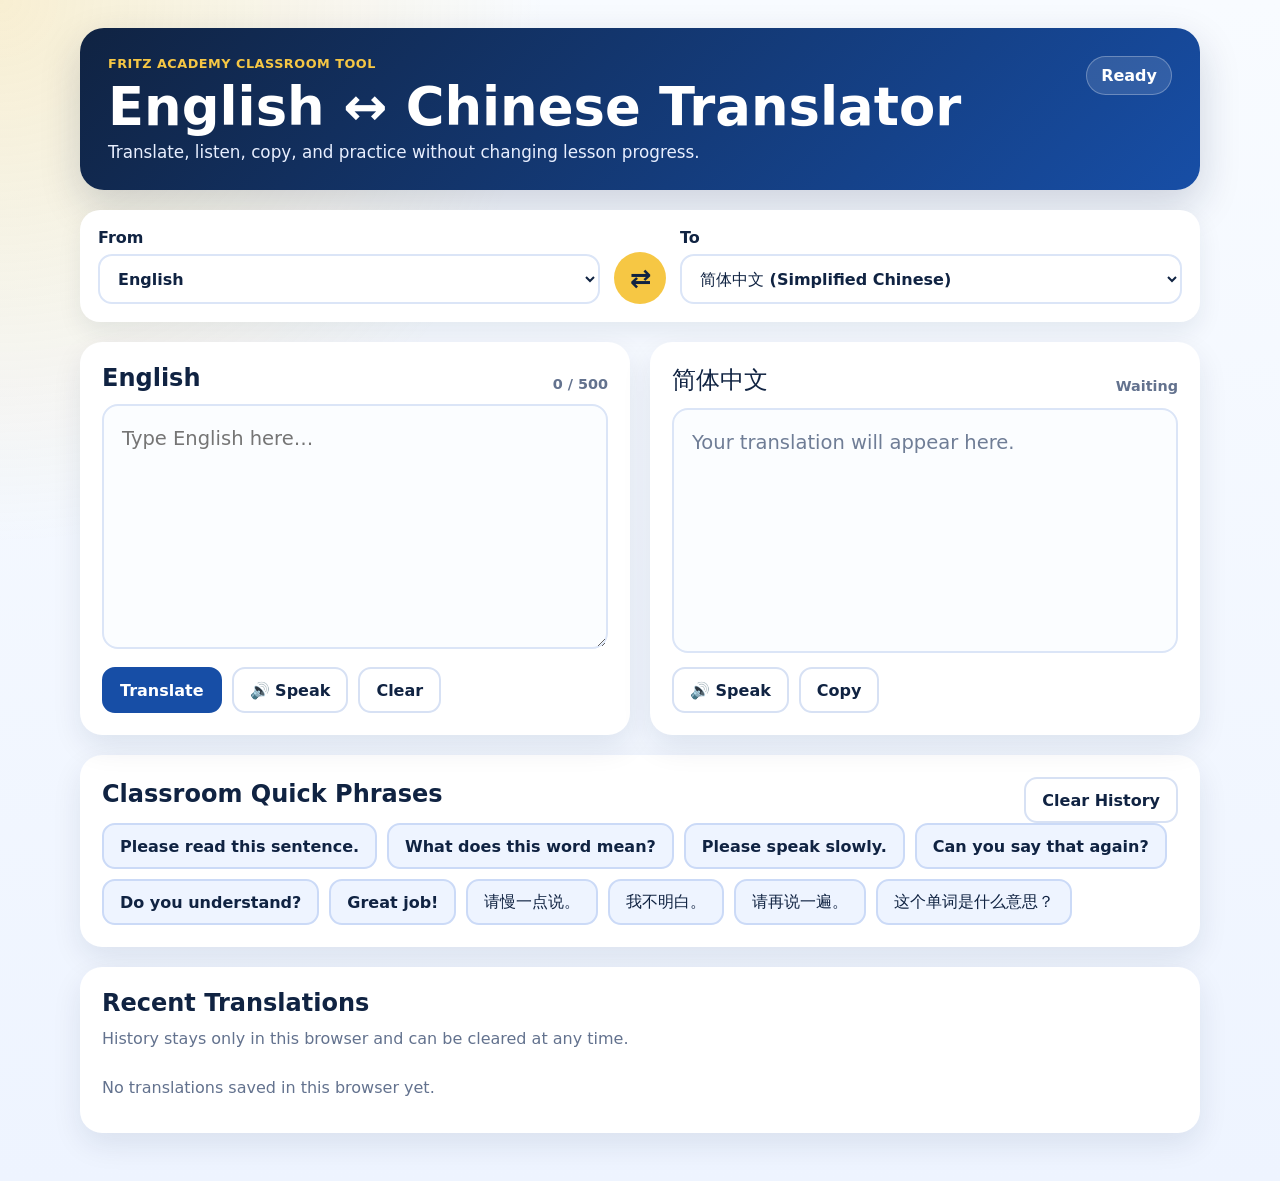
<file: translator/index.html>
<!DOCTYPE html>
<html lang="en">
<head>
  <meta charset="UTF-8" />
  <meta name="viewport" content="width=device-width, initial-scale=1.0" />
  <meta name="theme-color" content="#102342" />
  <title>Fritz Academy Translator</title>
  <link rel="stylesheet" href="styles.css" />
</head>
<body>
  <main class="app-shell">
    <header class="hero">
      <div>
        <p class="eyebrow">Fritz Academy Classroom Tool</p>
        <h1>English ↔ Chinese Translator</h1>
        <p class="subtitle">Translate, listen, copy, and practice without changing lesson progress.</p>
      </div>
      <div class="status-pill" id="connectionStatus" role="status">Ready</div>
    </header>

    <section class="toolbar" aria-label="Translation direction">
      <label>
        From
        <select id="sourceLanguage">
          <option value="en">English</option>
          <option value="zh-CN">简体中文 (Simplified Chinese)</option>
        </select>
      </label>

      <button id="swapButton" class="swap-button" type="button" aria-label="Swap languages">⇄</button>

      <label>
        To
        <select id="targetLanguage">
          <option value="zh-CN">简体中文 (Simplified Chinese)</option>
          <option value="en">English</option>
        </select>
      </label>
    </section>

    <section class="translator-grid">
      <article class="panel">
        <div class="panel-heading">
          <h2 id="sourceHeading">English</h2>
          <span id="characterCount">0 / 500</span>
        </div>
        <textarea id="sourceText" maxlength="500" placeholder="Type English here…" aria-label="Text to translate"></textarea>
        <div class="button-row">
          <button id="translateButton" class="primary" type="button">Translate</button>
          <button id="speakSourceButton" type="button">🔊 Speak</button>
          <button id="clearButton" type="button">Clear</button>
        </div>
      </article>

      <article class="panel output-panel">
        <div class="panel-heading">
          <h2 id="targetHeading">简体中文</h2>
          <span id="translationStatus">Waiting</span>
        </div>
        <div id="translatedText" class="translated-text" role="region" aria-live="polite">Your translation will appear here.</div>
        <div class="button-row">
          <button id="speakTargetButton" type="button">🔊 Speak</button>
          <button id="copyButton" type="button">Copy</button>
        </div>
      </article>
    </section>

    <section class="quick-phrases" aria-labelledby="quickPhraseHeading">
      <div class="section-heading">
        <h2 id="quickPhraseHeading">Classroom Quick Phrases</h2>
        <button id="clearHistoryButton" type="button">Clear History</button>
      </div>
      <div id="quickPhraseButtons" class="chip-list"></div>
    </section>

    <section class="history" aria-labelledby="historyHeading">
      <h2 id="historyHeading">Recent Translations</h2>
      <p class="privacy-note">History stays only in this browser and can be cleared at any time.</p>
      <div id="historyList" class="history-list"></div>
    </section>
  </main>

  <script src="app.js"></script>
</body>
</html>
</file>
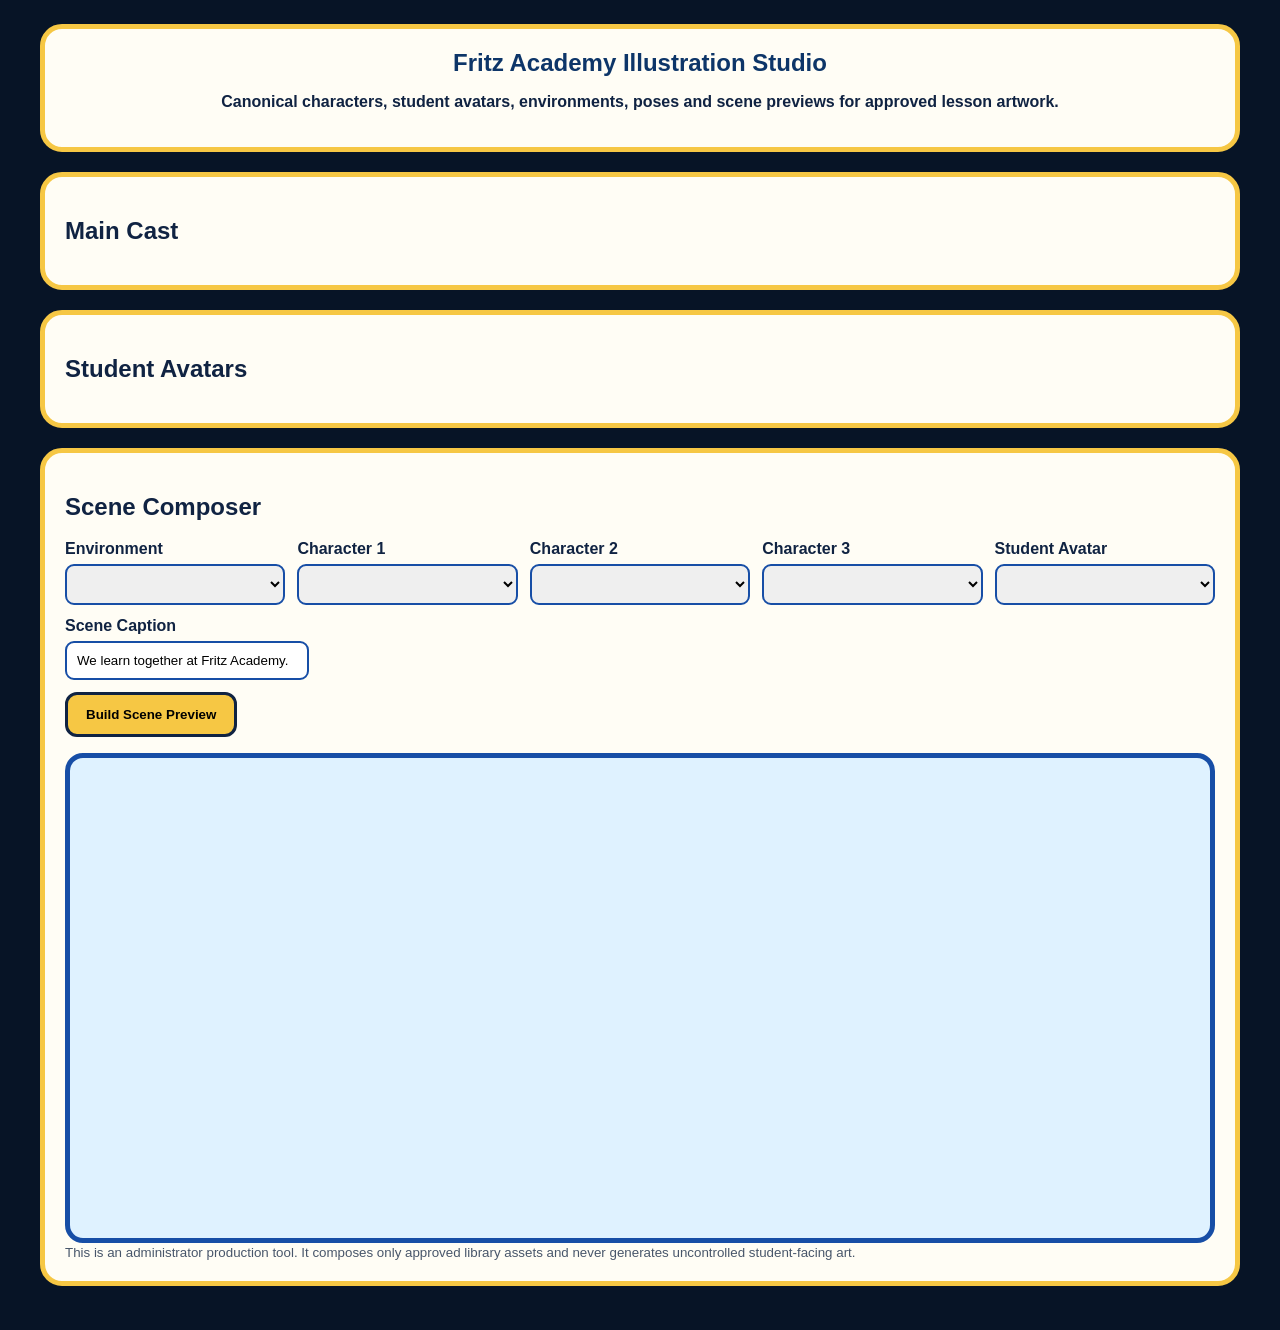
<file: illustration-studio.html>
<!doctype html>
<html lang="en"><head><meta charset="utf-8"><meta name="viewport" content="width=device-width,initial-scale=1"><title>Fritz Academy Illustration Studio</title>
<style>body{margin:0;background:#071426;font-family:Arial,sans-serif;color:#102342}.wrap{max-width:1200px;margin:auto;padding:24px}.hero,.panel{background:#fffdf5;border:5px solid #f6c744;border-radius:22px;padding:20px;margin-bottom:20px}.hero h1{margin:0;text-align:center;color:#0d3568}.grid{display:grid;grid-template-columns:repeat(auto-fit,minmax(180px,1fr));gap:14px}.card{background:white;border:3px solid #174ea6;border-radius:16px;padding:12px;text-align:center}.card img{width:100%;height:190px;object-fit:contain;background:#eef6ff;border-radius:12px}.card h3{margin:8px 0 4px}.rules{font-size:12px;text-align:left}.controls{display:grid;grid-template-columns:repeat(auto-fit,minmax(190px,1fr));gap:12px}.controls label{font-weight:800}.controls select,.controls input{width:100%;padding:10px;margin-top:6px;border:2px solid #174ea6;border-radius:9px}.preview{position:relative;min-height:480px;overflow:hidden;border:5px solid #174ea6;border-radius:18px;background:#dff2ff}.preview .bg{position:absolute;inset:0;width:100%;height:100%;object-fit:cover}.actor{position:absolute;bottom:4%;object-fit:contain;filter:drop-shadow(0 10px 8px rgba(0,0,0,.3));animation:idle 2s ease-in-out infinite}.student{left:4%;height:48%}.a1{left:27%;height:66%}.a2{left:52%;height:58%}.a3{right:4%;height:54%}.caption{position:absolute;left:50%;bottom:12px;transform:translateX(-50%);width:82%;background:rgba(255,255,255,.94);border:3px solid #f6c744;border-radius:12px;padding:10px;text-align:center;font-weight:900}.btn{background:#f6c744;border:3px solid #102342;border-radius:12px;padding:12px 18px;font-weight:900;cursor:pointer;margin-top:12px}@keyframes idle{50%{transform:translateY(-6px)}}small{color:#48566a}</style></head>
<body><div class="wrap"><section class="hero"><h1>Fritz Academy Illustration Studio</h1><p style="text-align:center;font-weight:700">Canonical characters, student avatars, environments, poses and scene previews for approved lesson artwork.</p></section>
<section class="panel"><h2>Main Cast</h2><div id="cast" class="grid"></div></section>
<section class="panel"><h2>Student Avatars</h2><div id="avatars" class="grid"></div></section>
<section class="panel"><h2>Scene Composer</h2><div class="controls"><label>Environment<select id="environment"></select></label><label>Character 1<select id="char1"></select></label><label>Character 2<select id="char2"></select></label><label>Character 3<select id="char3"></select></label><label>Student Avatar<select id="student"></select></label><label>Scene Caption<input id="caption" value="We learn together at Fritz Academy."></label></div><button class="btn" id="build">Build Scene Preview</button><div id="preview" class="preview" style="margin-top:16px"></div><small>This is an administrator production tool. It composes only approved library assets and never generates uncontrolled student-facing art.</small></section></div>
<script src="js/illustrationLibrary.js?v=46.0"></script><script>
const L=window.FritzIllustrationLibrary;const cast=document.getElementById('cast');Object.values(L.characters).forEach(c=>{const d=document.createElement('div');d.className='card';d.innerHTML=`<img src="${c.primary}" alt="${c.name}"><h3>${c.name}</h3><b>${c.species}</b><p>${c.role}</p><div class="rules">${c.rules.map(r=>'• '+r).join('<br>')}</div>`;cast.appendChild(d)});
const avatars=document.getElementById('avatars');L.avatars.forEach(a=>{const d=document.createElement('div');d.className='card';d.innerHTML=`<img src="${a.src}" alt="${a.name}"><h3>${a.name}</h3>`;avatars.appendChild(d)});
function fill(id,items){const s=document.getElementById(id);items.forEach(x=>s.add(new Option(x.name,x.id)))}fill('environment',Object.values(L.environments));['char1','char2','char3'].forEach((id,i)=>{const s=document.getElementById(id);s.add(new Option(i===0?'Choose character':'None',''));Object.values(L.characters).forEach(c=>s.add(new Option(c.name,c.id)))});fill('student',L.avatars);
function render(){const p=document.getElementById('preview');const env=L.environments[document.getElementById('environment').value];const ids=['char1','char2','char3'].map(id=>document.getElementById(id).value).filter(Boolean);const av=L.avatars.find(a=>a.id===document.getElementById('student').value);p.innerHTML=`<img class="bg" src="${env.src}">${av?`<img class="actor student" src="${av.src}">`:''}${ids.map((id,i)=>`<img class="actor a${i+1}" src="${L.characters[id].primary}">`).join('')}<div class="caption">${document.getElementById('caption').value}</div>`}document.getElementById('build').onclick=render;document.getElementById('char1').value='fritz';document.getElementById('char2').value='bash';document.getElementById('char3').value='bear';render();
</script></body></html>
</file>
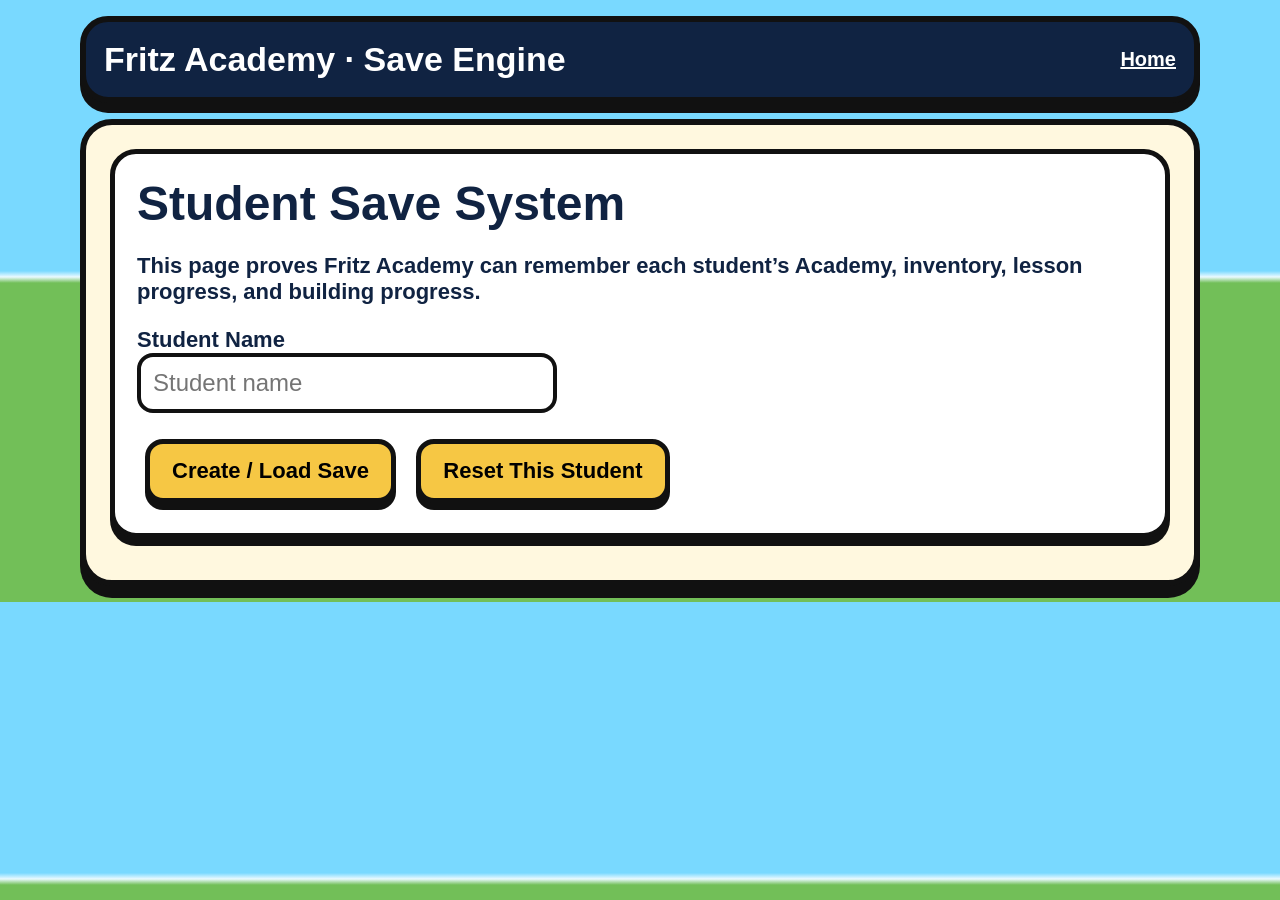
<file: save.html>
<!DOCTYPE html>
<html lang="en">
<head>
<meta charset="UTF-8" />
<meta name="viewport" content="width=device-width, initial-scale=1.0" />
<title>Fritz Academy Save System</title>
<style>
*{box-sizing:border-box}
body{margin:0;font-family:Arial,sans-serif;background:linear-gradient(#79d9ff 0 45%,#eafaff 46%,#72bf58 47%);color:#102342}
header,main{max-width:1120px;margin:16px auto}
header{background:#102342;color:white;border:6px solid #111;border-radius:28px;padding:18px;display:flex;justify-content:space-between;align-items:center;box-shadow:0 10px 0 #111}
.logo{font-size:34px;font-weight:900}
a{color:white;font-size:20px;font-weight:900}
main{background:#fff8df;border:6px solid #111;border-radius:32px;padding:24px;box-shadow:0 12px 0 #111}
.card{background:white;border:5px solid #111;border-radius:26px;padding:22px;box-shadow:0 8px 0 #111;margin-bottom:18px}
h1{font-size:48px;margin:0 0 12px}
h2{font-size:34px;margin:0 0 12px}
p,label{font-size:22px;font-weight:800}
input{font-size:24px;padding:12px;border:4px solid #111;border-radius:16px;width:100%;max-width:420px}
button{font-size:22px;font-weight:900;background:#f6c744;border:5px solid #111;border-radius:18px;padding:14px 22px;box-shadow:0 7px 0 #111;cursor:pointer;margin:8px}
.grid{display:grid;grid-template-columns:repeat(3,1fr);gap:14px}
.tile{background:#fff8df;border:4px solid #111;border-radius:20px;padding:18px;font-size:22px;font-weight:900;text-align:center}
.progress{height:32px;background:white;border:4px solid #111;border-radius:20px;overflow:hidden}
.bar{height:100%;background:#f6c744;width:0%}
@media(max-width:800px){.grid{grid-template-columns:1fr}h1{font-size:38px}header{flex-direction:column;text-align:center}}
</style>
</head>
<body>

<header>
  <div class="logo">Fritz Academy · Save Engine</div>
  <a href="index.html">Home</a>
</header>

<main>
  <section class="card">
    <h1>Student Save System</h1>
    <p>This page proves Fritz Academy can remember each student’s Academy, inventory, lesson progress, and building progress.</p>

    <label>Student Name</label><br>
    <input id="studentName" placeholder="Student name" />
    <br><br>
    <button onclick="createSave()">Create / Load Save</button>
    <button onclick="resetSave()">Reset This Student</button>
  </section>

  <section class="card" id="dashboard" style="display:none;"></section>
</main>

<script>
let currentStudent = "";

function saveKey(name){
  return "fritz_academy_save_" + name.trim().toLowerCase().replaceAll(" ","_");
}

function defaultSave(name){
  return {
    studentName: name,
    currentLesson: 1,
    totalStars: 0,
    builderPack: {
      books: 0,
      bricks: 0,
      blueprints: 0,
      keys: 0,
      seeds: 0,
      tools: 0
    },
    academy: {
      frontGate: 100,
      mainHall: 25,
      library: 0,
      garden: 0,
      workshop: 0,
      musicHall: 0
    },
    friends: {
      captainFritz: 1,
      bash: 0,
      bear: 0,
      nola: 0,
      rascal: 0
    }
  };
}

function createSave(){
  const name = document.getElementById("studentName").value.trim();
  if(!name){
    alert("Enter a student name first.");
    return;
  }

  currentStudent = name;
  const key = saveKey(name);
  let data = localStorage.getItem(key);

  if(!data){
    data = JSON.stringify(defaultSave(name));
    localStorage.setItem(key,data);
  }

  render();
}

function getSave(){
  return JSON.parse(localStorage.getItem(saveKey(currentStudent)));
}

function setSave(data){
  localStorage.setItem(saveKey(currentStudent), JSON.stringify(data));
}

function addReward(type){
  const data = getSave();

  if(type === "books") data.builderPack.books += 1;
  if(type === "bricks") data.builderPack.bricks += 1;
  if(type === "blueprints") data.builderPack.blueprints += 1;
  if(type === "keys") data.builderPack.keys += 1;
  if(type === "seeds") data.builderPack.seeds += 1;
  if(type === "tools") data.builderPack.tools += 1;

  data.totalStars += 1;

  if(data.builderPack.books >= 3) data.academy.library = Math.min(100, data.academy.library + 20);
  if(data.builderPack.bricks >= 3) data.academy.mainHall = Math.min(100, data.academy.mainHall + 15);
  if(data.builderPack.seeds >= 2) data.academy.garden = Math.min(100, data.academy.garden + 25);

  setSave(data);
  render();
}

function completeLesson(){
  const data = getSave();
  data.currentLesson += 1;
  data.totalStars += 3;
  data.friends.captainFritz += 1;
  setSave(data);
  render();
}

function resetSave(){
  const name = document.getElementById("studentName").value.trim();
  if(!name){
    alert("Enter the student name to reset.");
    return;
  }
  localStorage.removeItem(saveKey(name));
  document.getElementById("dashboard").style.display = "none";
  alert("Save reset for " + name);
}

function progressBar(label, value){
  return `
    <p><b>${label}</b> · ${value}%</p>
    <div class="progress"><div class="bar" style="width:${value}%"></div></div>
  `;
}

function render(){
  const data = getSave();
  const d = document.getElementById("dashboard");
  d.style.display = "block";

  d.innerHTML = `
    <h2>Welcome back, ${data.studentName}!</h2>
    <p><b>Current Lesson:</b> ${data.currentLesson}</p>
    <p><b>Total Stars:</b> ${data.totalStars}</p>

    <h2>Builder's Pack</h2>
    <div class="grid">
      <div class="tile">📘 Books<br>${data.builderPack.books}</div>
      <div class="tile">🧱 Bricks<br>${data.builderPack.bricks}</div>
      <div class="tile">📜 Blueprints<br>${data.builderPack.blueprints}</div>
      <div class="tile">🔑 Keys<br>${data.builderPack.keys}</div>
      <div class="tile">🌱 Seeds<br>${data.builderPack.seeds}</div>
      <div class="tile">🔧 Tools<br>${data.builderPack.tools}</div>
    </div>

    <h2>Academy Progress</h2>
    ${progressBar("Front Gate", data.academy.frontGate)}
    ${progressBar("Main Hall", data.academy.mainHall)}
    ${progressBar("Library", data.academy.library)}
    ${progressBar("Garden", data.academy.garden)}
    ${progressBar("Workshop", data.academy.workshop)}
    ${progressBar("Music Hall", data.academy.musicHall)}

    <h2>Test Rewards</h2>
    <button onclick="addReward('books')">Earn Book</button>
    <button onclick="addReward('bricks')">Earn Brick</button>
    <button onclick="addReward('blueprints')">Earn Blueprint</button>
    <button onclick="addReward('keys')">Earn Key</button>
    <button onclick="addReward('seeds')">Earn Seed</button>
    <button onclick="addReward('tools')">Earn Tool</button>
    <button onclick="completeLesson()">Complete Lesson</button>
  `;
}
</script>
</body>
</html>
</file>
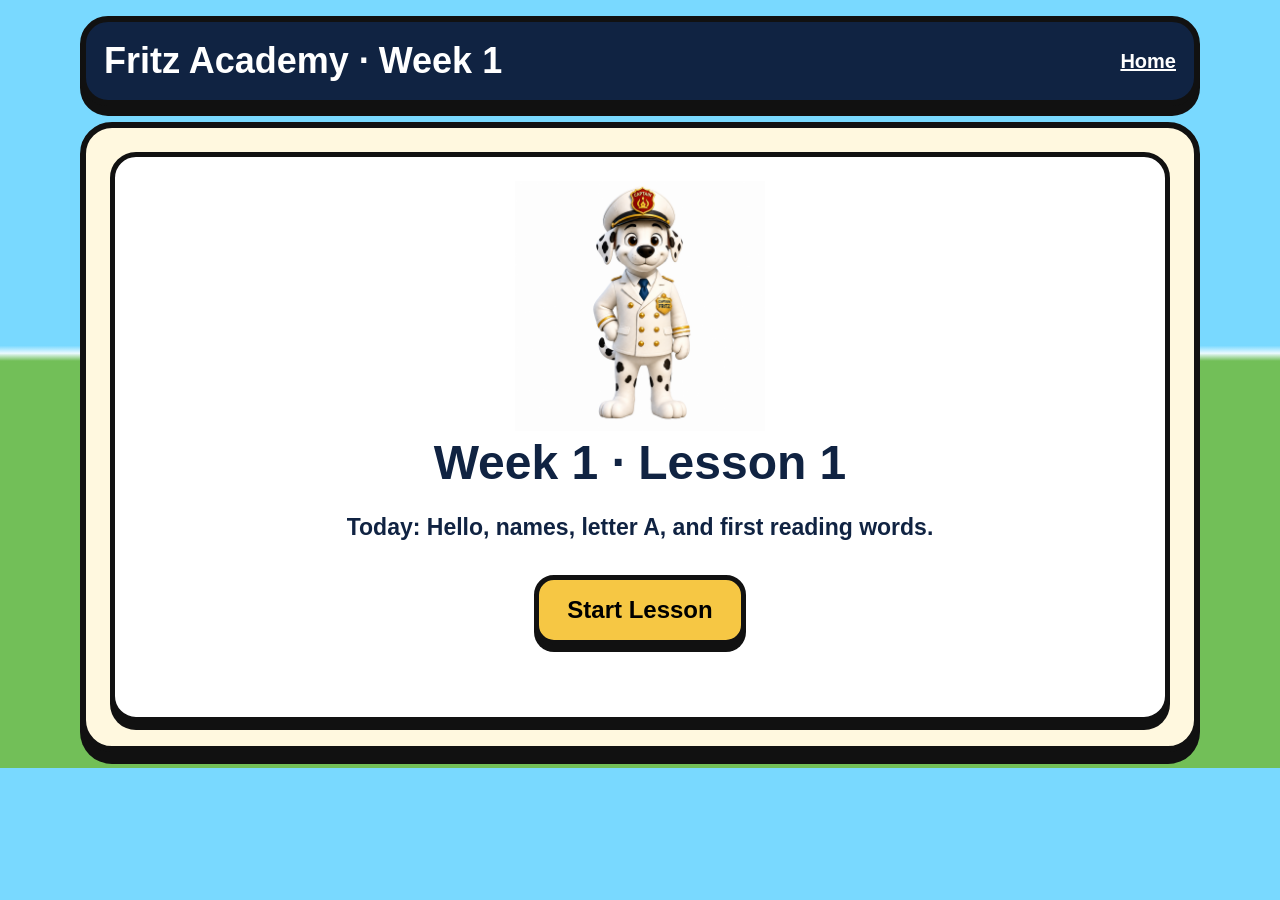
<file: week1.html>
<!DOCTYPE html>
<html lang="en">
<head>
<meta charset="UTF-8" />
<meta name="viewport" content="width=device-width, initial-scale=1.0" />
<title>Fritz Academy · Week 1</title>
<style>
*{box-sizing:border-box}
body{margin:0;font-family:Arial,sans-serif;background:linear-gradient(#79d9ff 0 45%,#eafaff 46%,#72bf58 47%);color:#102342}
header,main{max-width:1120px;margin:16px auto}
header{background:#102342;color:white;border:6px solid #111;border-radius:28px;padding:18px;display:flex;justify-content:space-between;align-items:center;box-shadow:0 10px 0 #111}
.logo{font-size:36px;font-weight:900}
a{color:white;font-size:20px;font-weight:900}
main{background:#fff8df;border:6px solid #111;border-radius:32px;padding:24px;box-shadow:0 12px 0 #111}
.stage{background:white;border:5px solid #111;border-radius:26px;padding:24px;text-align:center;box-shadow:0 8px 0 #111;min-height:570px}
h1{font-size:48px;margin:0 0 12px}
p{font-size:23px;font-weight:800;line-height:1.25}
button{font-size:24px;font-weight:900;background:#f6c744;border:5px solid #111;border-radius:20px;padding:16px 28px;box-shadow:0 7px 0 #111;cursor:pointer;margin:10px}
.fritz{max-height:250px;max-width:100%;object-fit:contain}
.big{font-size:54px;font-weight:900}
.grid{display:grid;grid-template-columns:repeat(3,1fr);gap:14px;margin-top:20px}
.tile{background:#fff8df;border:4px solid #111;border-radius:20px;padding:20px;font-size:26px;font-weight:900;cursor:pointer}
.words{display:flex;flex-wrap:wrap;gap:10px;justify-content:center}
.word{background:#fff8df;border:4px solid #111;border-radius:18px;padding:12px 18px;font-size:30px;font-weight:900}
@media(max-width:800px){.grid{grid-template-columns:1fr}h1{font-size:38px}.big{font-size:40px}header{flex-direction:column;text-align:center}}
</style>
</head>
<body>

<header>
  <div class="logo">Fritz Academy · Week 1</div>
  <a href="index.html">Home</a>
</header>

<main>
<section class="stage" id="stage">
  <img class="fritz" src="assets/captain_fritz.png" alt="Captain Fritz">
  <h1>Week 1 · Lesson 1</h1>
  <p><b>Today:</b> Hello, names, letter A, and first reading words.</p>
  <button onclick="welcome()">Start Lesson</button>
</section>
</main>

<script>
const img=`<img class="fritz" src="assets/captain_fritz.png" alt="Captain Fritz">`;

function speak(t){
  speechSynthesis.cancel();
  const u=new SpeechSynthesisUtterance(t);
  u.lang="en-US";
  u.rate=.72;
  u.pitch=1.05;
  speechSynthesis.speak(u);
}

function set(x){document.getElementById("stage").innerHTML=x}

function welcome(){
set(`
${img}
<h1>Welcome, Academite!</h1>
<p>Today we learn English with Captain Fritz.</p>
<button onclick="speak('Hello Academite. Welcome to Fritz Academy.')">Fritz Says Hello</button>
<button onclick="song()">Next</button>
`);
}

function song(){
set(`
<h1>🎵 Alphabet Song</h1>
${img}
<p>Let’s sing the alphabet song together.</p>
<button onclick="letterA()">Next</button>
`);
}

function letterA(){
set(`
<h1>Letter A</h1>
<p class="big">A</p>
<p>This is the letter A.</p>
<div class="words">
  <div class="word" onclick="speak('A')">A</div>
  <div class="word" onclick="speak('apple')">apple</div>
  <div class="word" onclick="speak('Academy')">Academy</div>
</div>
<button onclick="vocab()">Next</button>
`);
}

function vocab(){
set(`
<h1>Vocabulary Warm-Up</h1>
<p>Click each word. Listen and repeat.</p>
<div class="grid">
<div class="tile" onclick="speak('hello')">hello</div>
<div class="tile" onclick="speak('I')">I</div>
<div class="tile" onclick="speak('am')">am</div>
<div class="tile" onclick="speak('my')">my</div>
<div class="tile" onclick="speak('name')">name</div>
<div class="tile" onclick="speak('letter')">letter</div>
</div>
<button onclick="story1()">Next</button>
`);
}

function story1(){
set(`
<h1>Story Time</h1>
${img}
<p class="big">Captain Fritz opens the gate.</p>
<p>“Hello, Academites! Welcome to Fritz Academy.”</p>
<button onclick="speak('Captain Fritz opens the gate. Hello Academites. Welcome to Fritz Academy.')">Read Page</button>
<button onclick="story2()">Next Page</button>
`);
}

function story2(){
set(`
<h1>Story Time</h1>
<p class="big">Bash sees a letter.</p>
<p>Bash says, “I see A.” Bear says, “I see B.”</p>
<button onclick="speak('Bash sees a letter. Bash says, I see A. Bear says, I see B.')">Read Page</button>
<button onclick="story3()">Next Page</button>
`);
}

function story3(){
set(`
<h1>Story Time</h1>
<p class="big">Rascal runs to the blocks.</p>
<p>Rascal wants to play. Captain Fritz says, “First we learn. Then we play.”</p>
<button onclick="speak('Rascal runs to the blocks. First we learn. Then we play.')">Read Page</button>
<button onclick="reader1()">Little Reader 1</button>
`);
}

function reader1(){
set(`
<h1>Little Reader 1</h1>
<p class="big">Hello!</p>
<button onclick="speak('Hello')">Read</button>
<p class="big">My name is Fritz.</p>
<button onclick="speak('My name is Fritz.')">Read</button>
<p class="big">I am Fritz.</p>
<button onclick="speak('I am Fritz.')">Read</button>
<button onclick="reader2()">Little Reader 2</button>
`);
}

function reader2(){
set(`
<h1>Little Reader 2</h1>
<p class="big">I see A.</p>
<button onclick="speak('I see A.')">Read</button>
<p class="big">I see B.</p>
<button onclick="speak('I see B.')">Read</button>
<p class="big">I see a letter.</p>
<button onclick="speak('I see a letter.')">Read</button>
<button onclick="wordGame()">Game</button>
`);
}

function wordGame(){
set(`
<h1>Game 1: Find the Word</h1>
<p>Find the word: <b>my</b></p>
<div class="grid">
<div class="tile" onclick="speak('Try again. This says I.')">I</div>
<div class="tile" onclick="speak('Great job. This says my.')">my</div>
<div class="tile" onclick="speak('Try again. This says am.')">am</div>
</div>
<button onclick="alphabetGame()">Next Game</button>
`);
}

function alphabetGame(){
set(`
<h1>Game 2: Alphabet Check</h1>
<p>Click A, then B, then C.</p>
<div class="grid">
<div class="tile" onclick="speak('A')">A</div>
<div class="tile" onclick="speak('B')">B</div>
<div class="tile" onclick="speak('C')">C</div>
</div>
<button onclick="worksheet()">Worksheet</button>
`);
}

function worksheet(){
set(`
<h1>Worksheet Time</h1>
<p>Practice on paper or the whiteboard.</p>
<p>Write A. Circle “my.” Draw Captain Fritz.</p>
<button onclick="reward()">Sticker Time</button>
`);
}

function reward(){
set(`
<h1>⭐ Sticker Time!</h1>
${img}
<p>You earned your first Academy Block.</p>
<p>Today you practiced: hello, I, am, my, name, letter, A, B, C.</p>
<button onclick="location.href='index.html'">Finish Lesson</button>
`);
}
</script>
</body>
</html>
</file>
<file: translator/styles.css>
:root {
  font-family: Inter, ui-sans-serif, system-ui, -apple-system, BlinkMacSystemFont, "Segoe UI", sans-serif;
  color: #102342;
  background: #f5f8ff;
  font-synthesis: none;
}

* { box-sizing: border-box; }

body {
  margin: 0;
  min-height: 100vh;
  background:
    radial-gradient(circle at top left, rgba(246,199,68,.24), transparent 34rem),
    linear-gradient(180deg, #f8fbff 0%, #eef4ff 100%);
}

button, select, textarea { font: inherit; }
button { cursor: pointer; }

.app-shell {
  width: min(1120px, calc(100% - 28px));
  margin: 0 auto;
  padding: 28px 0 48px;
}

.hero {
  display: flex;
  gap: 24px;
  justify-content: space-between;
  align-items: flex-start;
  padding: 28px;
  border-radius: 24px;
  color: #fff;
  background: linear-gradient(135deg, #102342, #174ea6);
  box-shadow: 0 16px 40px rgba(16,35,66,.18);
}

.eyebrow {
  margin: 0 0 8px;
  color: #f6c744;
  font-weight: 800;
  letter-spacing: .04em;
  text-transform: uppercase;
  font-size: .8rem;
}

h1, h2, p { margin-top: 0; }
h1 { margin-bottom: 8px; font-size: clamp(2rem, 5vw, 3.3rem); line-height: 1.05; }
.subtitle { margin-bottom: 0; max-width: 700px; color: #e8efff; font-size: 1.05rem; }

.status-pill {
  flex: 0 0 auto;
  border: 1px solid rgba(255,255,255,.28);
  border-radius: 999px;
  padding: 9px 14px;
  background: rgba(255,255,255,.12);
  font-weight: 800;
}

.toolbar {
  display: grid;
  grid-template-columns: 1fr auto 1fr;
  gap: 14px;
  align-items: end;
  margin: 20px 0;
  padding: 18px;
  background: #fff;
  border-radius: 20px;
  box-shadow: 0 10px 25px rgba(16,35,66,.08);
}

label {
  display: grid;
  gap: 7px;
  font-weight: 800;
}

select {
  width: 100%;
  min-height: 50px;
  border: 2px solid #dbe5f7;
  border-radius: 14px;
  padding: 0 14px;
  background: #fff;
  color: #102342;
}

.swap-button {
  width: 52px;
  height: 52px;
  border: none;
  border-radius: 50%;
  color: #102342;
  background: #f6c744;
  font-size: 1.6rem;
  font-weight: 900;
}

.translator-grid {
  display: grid;
  grid-template-columns: 1fr 1fr;
  gap: 20px;
}

.panel, .quick-phrases, .history {
  background: #fff;
  border-radius: 22px;
  padding: 22px;
  box-shadow: 0 12px 30px rgba(16,35,66,.09);
}

.panel-heading, .section-heading {
  display: flex;
  justify-content: space-between;
  gap: 12px;
  align-items: center;
}

.panel-heading h2, .section-heading h2, .history h2 { margin-bottom: 12px; }
.panel-heading span { color: #63728e; font-size: .9rem; font-weight: 700; }

textarea, .translated-text {
  width: 100%;
  min-height: 245px;
  border: 2px solid #dbe5f7;
  border-radius: 16px;
  padding: 18px;
  background: #fbfdff;
  color: #102342;
  font-size: 1.22rem;
  line-height: 1.55;
  resize: vertical;
}

textarea:focus, select:focus, button:focus-visible {
  outline: 4px solid rgba(246,199,68,.35);
  outline-offset: 2px;
}

.translated-text { white-space: pre-wrap; overflow-wrap: anywhere; }
.translated-text.placeholder { color: #6f7d96; }

.button-row {
  display: flex;
  flex-wrap: wrap;
  gap: 10px;
  margin-top: 14px;
}

button {
  min-height: 46px;
  border: 2px solid #d7e1f4;
  border-radius: 13px;
  padding: 10px 16px;
  background: #fff;
  color: #102342;
  font-weight: 800;
}
button:hover { transform: translateY(-1px); }
button.primary { border-color: #174ea6; background: #174ea6; color: #fff; }
button:disabled { cursor: wait; opacity: .65; transform: none; }

.quick-phrases, .history { margin-top: 20px; }
.chip-list { display: flex; flex-wrap: wrap; gap: 10px; }
.chip-list button { background: #eef4ff; border-color: #cbdaf7; }

.privacy-note { color: #63728e; }
.history-list { display: grid; gap: 12px; }
.history-card {
  border: 1px solid #dbe5f7;
  border-radius: 16px;
  padding: 15px;
  background: #fbfdff;
}
.history-card p { margin: 5px 0; white-space: pre-wrap; overflow-wrap: anywhere; }
.history-card .direction { color: #63728e; font-size: .82rem; font-weight: 800; text-transform: uppercase; }
.empty-state { color: #63728e; padding: 14px 0; }
.error { color: #a61b1b !important; }
.success { color: #176b35 !important; }

@media (max-width: 760px) {
  .app-shell { width: min(100% - 18px, 1120px); padding-top: 10px; }
  .hero { padding: 22px; flex-direction: column; }
  .toolbar { grid-template-columns: 1fr auto 1fr; padding: 14px; }
  .translator-grid { grid-template-columns: 1fr; }
  textarea, .translated-text { min-height: 190px; }
  .panel, .quick-phrases, .history { padding: 17px; }
}

@media (max-width: 500px) {
  .toolbar { grid-template-columns: 1fr; }
  .swap-button { justify-self: center; transform: rotate(90deg); }
  .button-row button { flex: 1 1 130px; }
}
</file>
